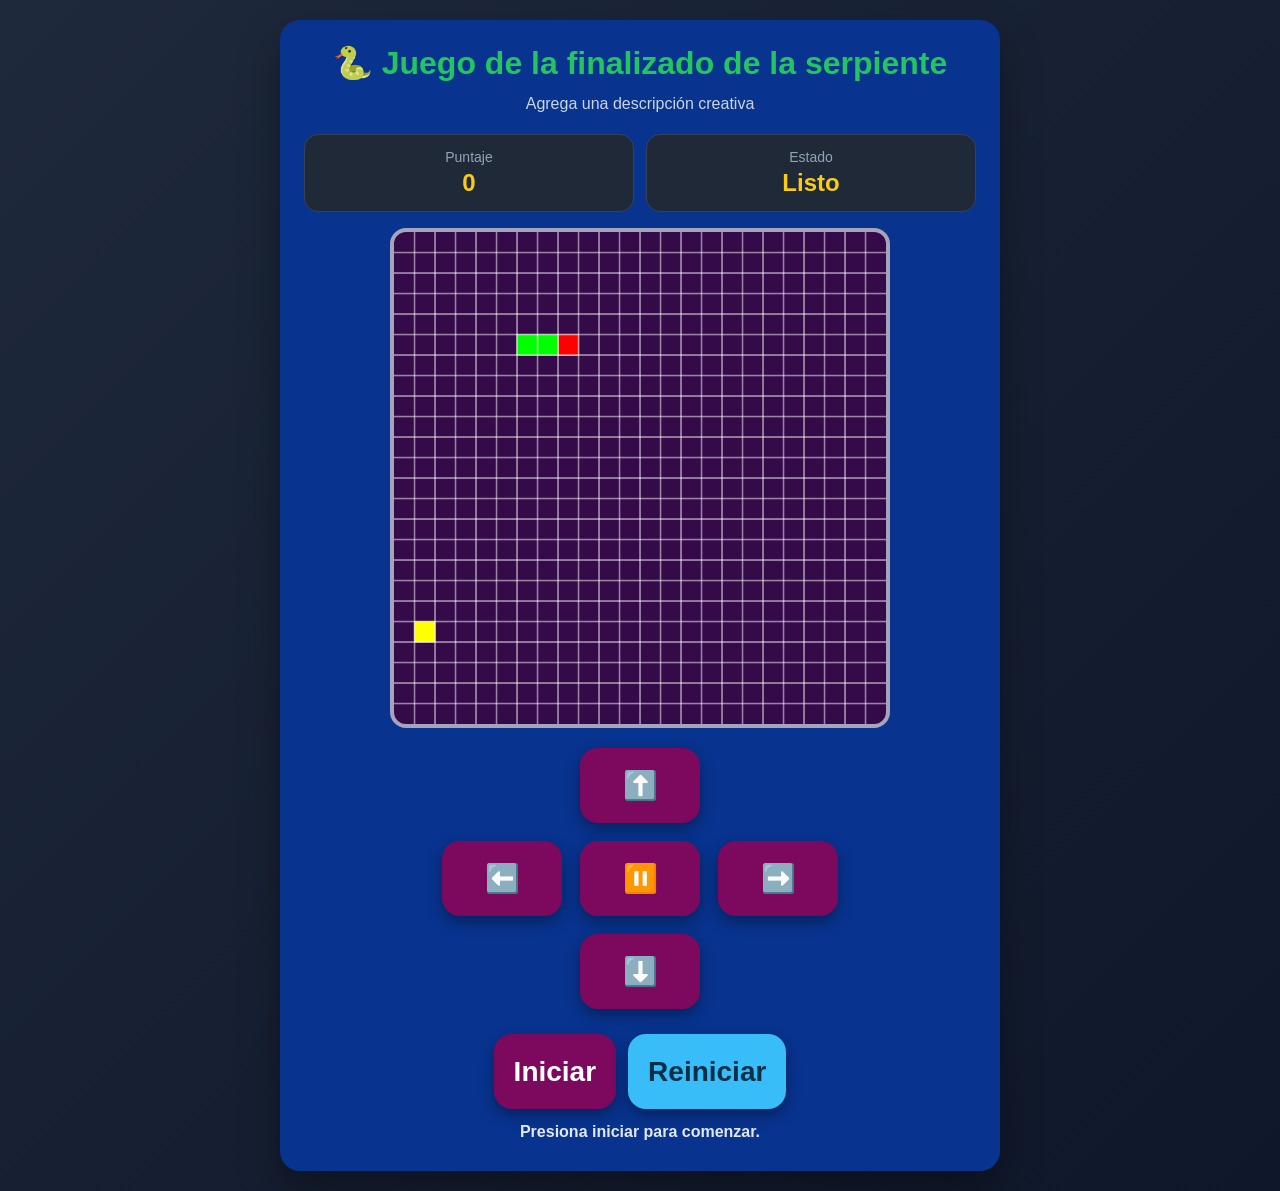
<file: index.html>
<!DOCTYPE html>
<html lang="es">
<head>
  <meta charset="UTF-8" />
  <meta name="viewport" content="width=device-width, initial-scale=1.0" />
  <title>Juego de la Serpiente - Taller</title>
   <link rel="stylesheet" href="serpiente.css">
</head>
<body>
  <main class="contenedor-juego">
    <h1>🐍 Juego de la finalizado de la serpiente</h1>
    <p class="descripcion">
      Agrega una descripción creativa
    </p>

    <section class="panel-info">
      <div class="tarjeta-info">
        <span>Puntaje</span>
        <strong id="puntaje">0</strong>
      </div>
      <div class="tarjeta-info">
        <span>Estado</span>
        <strong id="estado">Listo</strong>
      </div>
    </section>

    <canvas id="canvasJuego" width="600" height="600"></canvas>

    <section class="controles">
      <button class="vacio">-</button>
      <button onclick="cambiarDireccion('arriba')">⬆️</button>
      <button class="vacio">-</button>

      <button onclick="cambiarDireccion('izquierda')">⬅️</button>
      <button onclick="pausarJuego()">⏸️</button>
      <button onclick="cambiarDireccion('derecha')">➡️</button>

      <button class="vacio">-</button>
      <button onclick="cambiarDireccion('abajo')">⬇️</button>
      <button class="vacio">-</button>
    </section>

    <section class="acciones">
      <button onclick="iniciarJuego()">Iniciar</button>
      <button class="secundario" onclick="reiniciarJuego()">Reiniciar</button>
    </section>

    <p id="mensaje" class="mensaje">Presiona iniciar para comenzar.</p>
  </main>

  <script src="serpiente.js"></script>
</body>
</html>
</file>
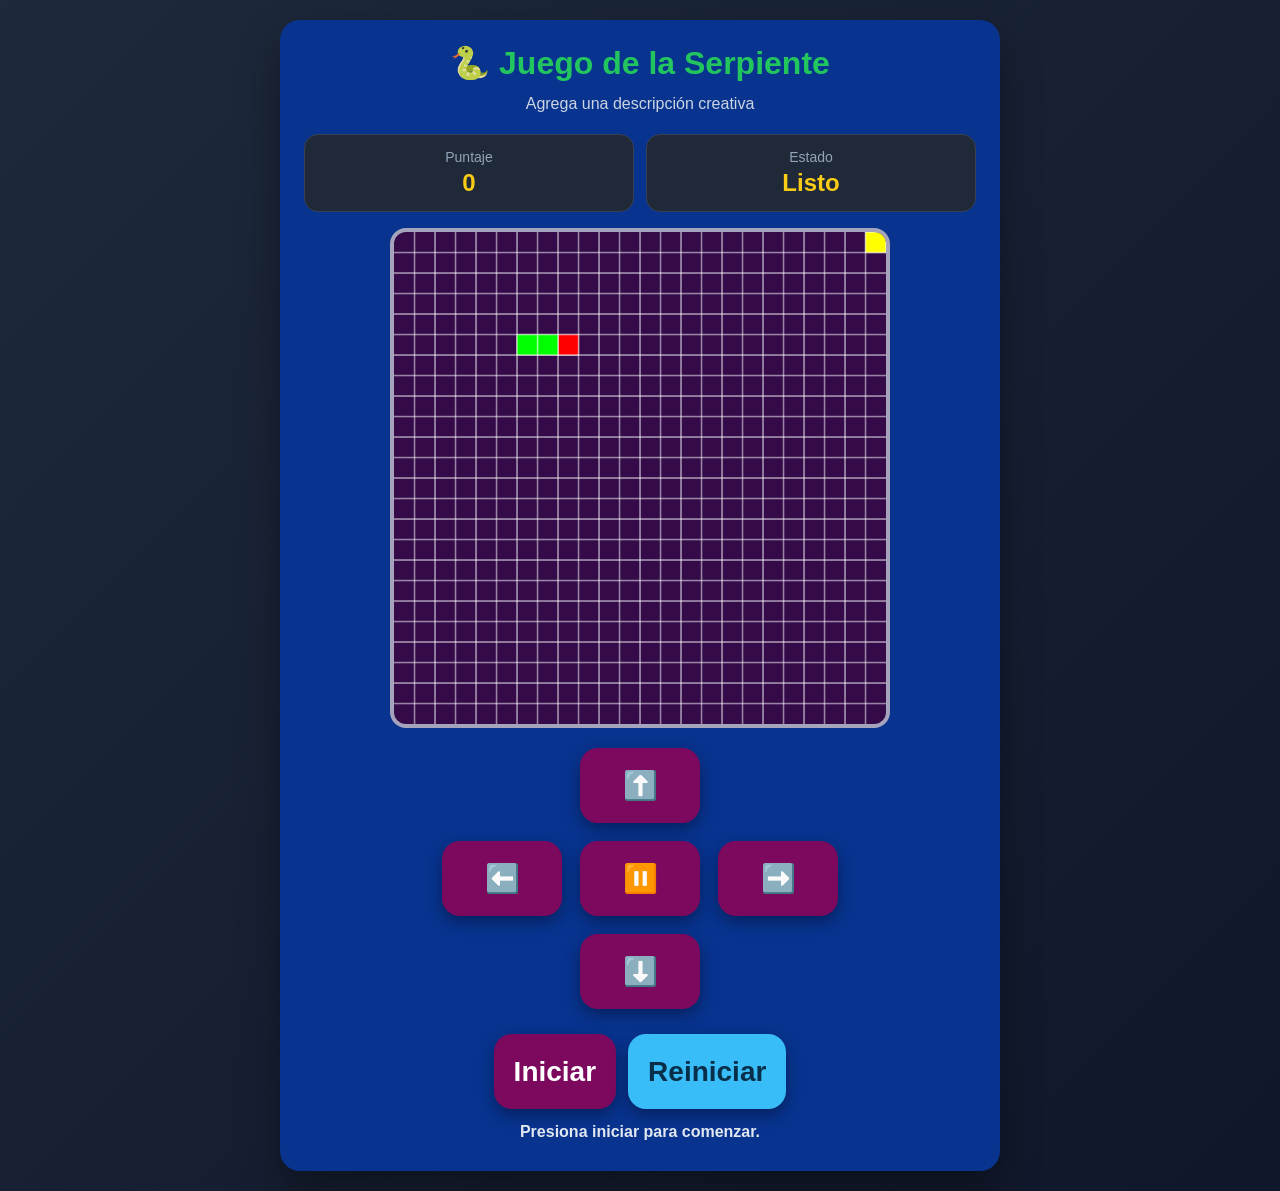
<file: serpiente.html>
<!DOCTYPE html>
<html lang="es">
<head>
  <meta charset="UTF-8" />
  <meta name="viewport" content="width=device-width, initial-scale=1.0" />
  <title>Juego de la Serpiente - Taller</title>
   <link rel="stylesheet" href="serpiente.css">
</head>
<body>
  <main class="contenedor-juego">
    <h1>🐍 Juego de la Serpiente</h1>
    <p class="descripcion">
      Agrega una descripción creativa
    </p>

    <section class="panel-info">
      <div class="tarjeta-info">
        <span>Puntaje</span>
        <strong id="puntaje">0</strong>
      </div>
      <div class="tarjeta-info">
        <span>Estado</span>
        <strong id="estado">Listo</strong>
      </div>
    </section>

    <canvas id="canvasJuego" width="600" height="600"></canvas>

    <section class="controles">
      <button class="vacio">-</button>
      <button onclick="cambiarDireccion('arriba')">⬆️</button>
      <button class="vacio">-</button>

      <button onclick="cambiarDireccion('izquierda')">⬅️</button>
      <button onclick="pausarJuego()">⏸️</button>
      <button onclick="cambiarDireccion('derecha')">➡️</button>

      <button class="vacio">-</button>
      <button onclick="cambiarDireccion('abajo')">⬇️</button>
      <button class="vacio">-</button>
    </section>

    <section class="acciones">
      <button onclick="iniciarJuego()">Iniciar</button>
      <button class="secundario" onclick="reiniciarJuego()">Reiniciar</button>
    </section>

    <p id="mensaje" class="mensaje">Presiona iniciar para comenzar.</p>
  </main>

  <script src="serpiente.js"></script>
</body>
</html>
</file>
<file: serpiente.css>
* {
    box-sizing: border-box;
    margin: 0;
    padding: 0;
    font-family: Arial, Helvetica, sans-serif;
}

body {
    min-height: 100vh;
    background: linear-gradient(135deg, #1e293b, #0f172a);
    color: white;
    display: flex;
    justify-content: center;
    align-items: center;
    padding: 20px;
}

.contenedor-juego {
    width: 100%;
    max-width: 720px;
    background: #08338f;
    border-radius: 20px;
    padding: 24px;
    box-shadow: 0 20px 40px rgba(0, 0, 0, 0.35);
    text-align: center;
}

h1 {
    margin-bottom: 10px;
    font-size: 32px;
    color: #22c55e;
}

.descripcion {
    margin-bottom: 18px;
    color: #cbd5e1;
    line-height: 1.5;
}

.panel-info {
    display: flex;
    justify-content: space-between;
    gap: 12px;
    margin-bottom: 16px;
    flex-wrap: wrap;
}

.tarjeta-info {
    flex: 1;
    min-width: 150px;
    background: #1f2937;
    padding: 14px;
    border-radius: 14px;
    border: 1px solid #374151;
}

.tarjeta-info span {
    display: block;
    font-size: 14px;
    color: #94a3b8;
    margin-bottom: 4px;
}

.tarjeta-info strong {
    font-size: 24px;
    color: #facc15;
}

canvas {
    width: 100%;
    max-width: 500px;
    background: #3e023bd4;
    border: 4px solid #a5a4bc;
    border-radius: 16px;
    display: block;
    margin: 0 auto 20px auto;
}

.controles {
    display: grid;
    grid-template-columns: repeat(3, 120px);
    gap: 18px;
    justify-content: center;
    align-items: center;
    margin-bottom: 25px;
}

.controles button,
.acciones button {
    border: none;
    border-radius: 18px;
    padding: 20px;
    min-height: 75px;
    font-size: 28px;
    background: #7d095e;
    color: white;
    font-weight: bold;
    cursor: pointer;
    transition: 0.2s;
    box-shadow: 0 6px 15px rgba(0,0,0,0.35);
}

.controles button:hover,
.acciones button:hover {
    transform: scale(1.08);
    background: #22c55e;
}

.vacio {
    visibility: hidden;
}

.acciones {
    display: flex;
    justify-content: center;
    gap: 12px;
    flex-wrap: wrap;
}

.acciones .secundario {
    background: #38bdf8;
    color: #082f49;
}

.mensaje {
    margin-top: 14px;
    color: #e2e8f0;
    min-height: 24px;
    font-weight: bold;
}

@media (max-width: 520px) {
    h1 {
        font-size: 24px;
    }

    .controles {
        grid-template-columns: repeat(3, 75px);
    }

    .controles button,
    .acciones button {
        padding: 10px;
    }
}
</file>
